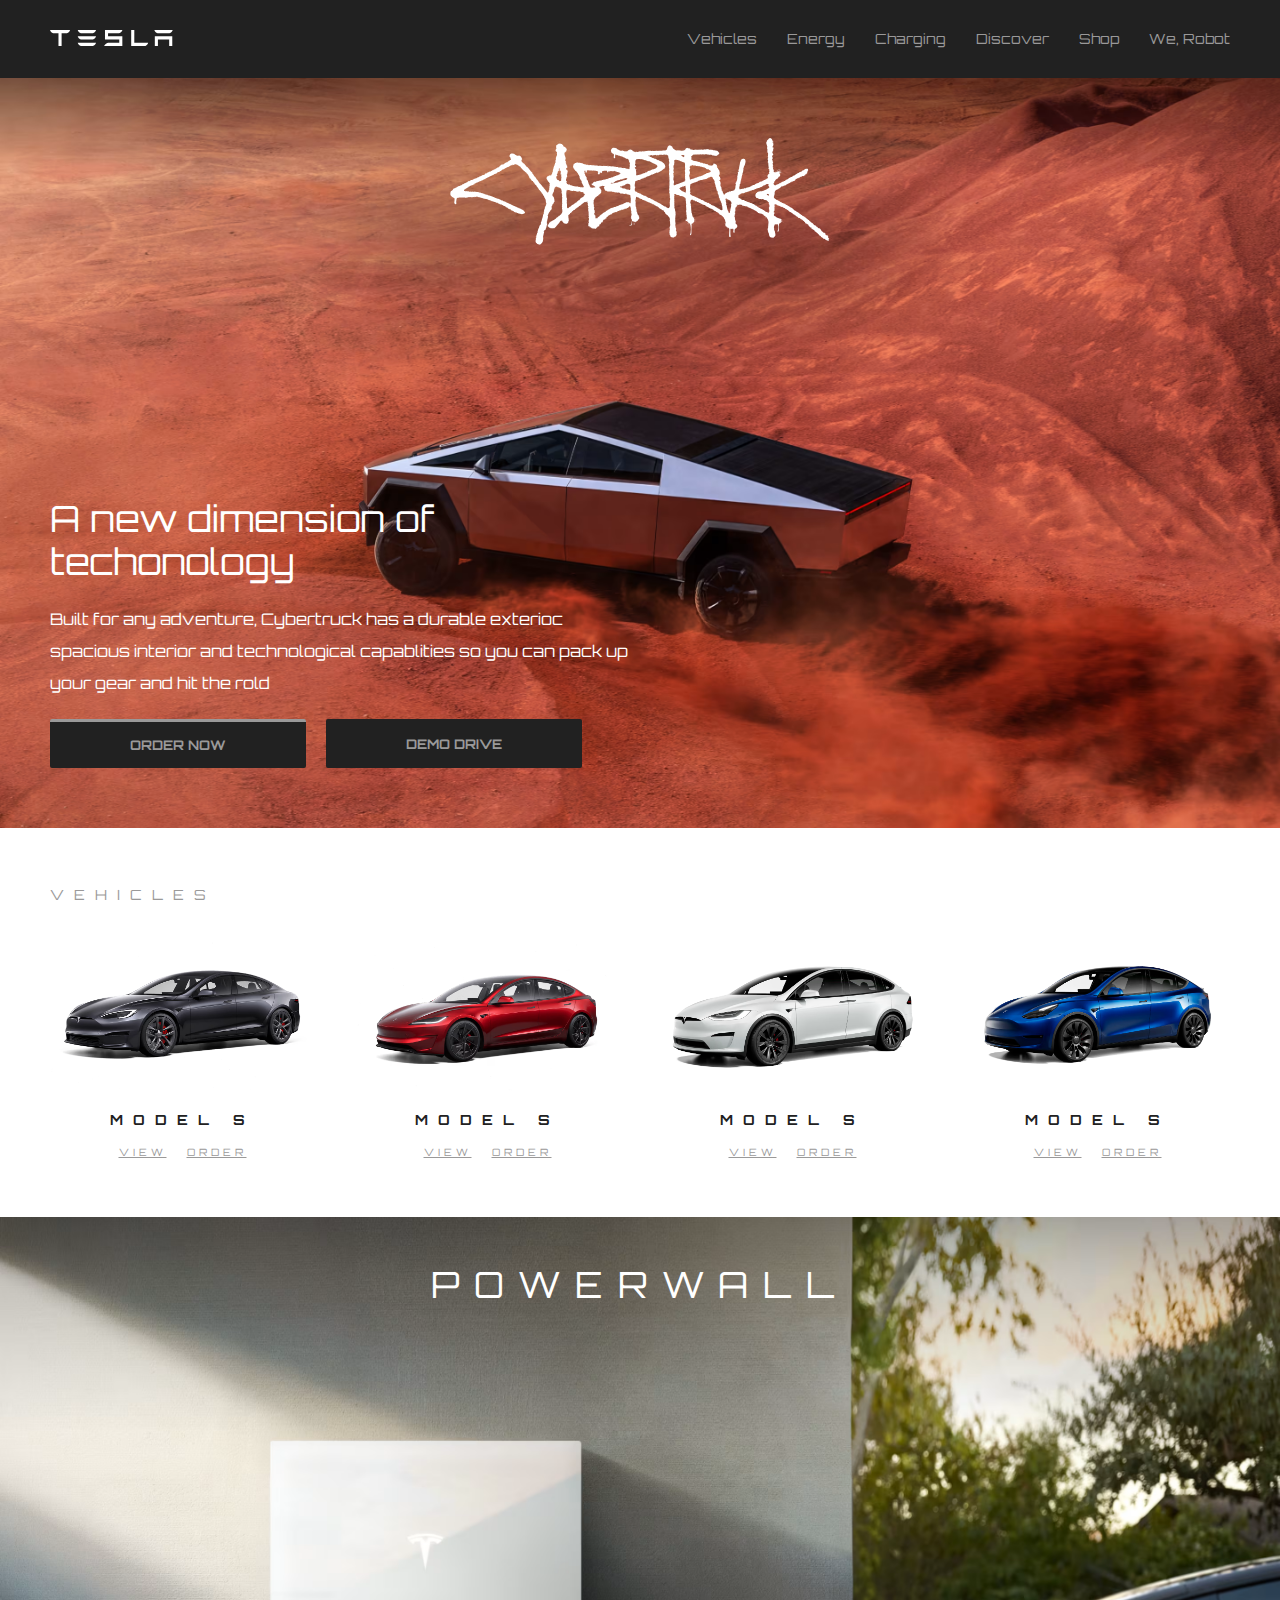
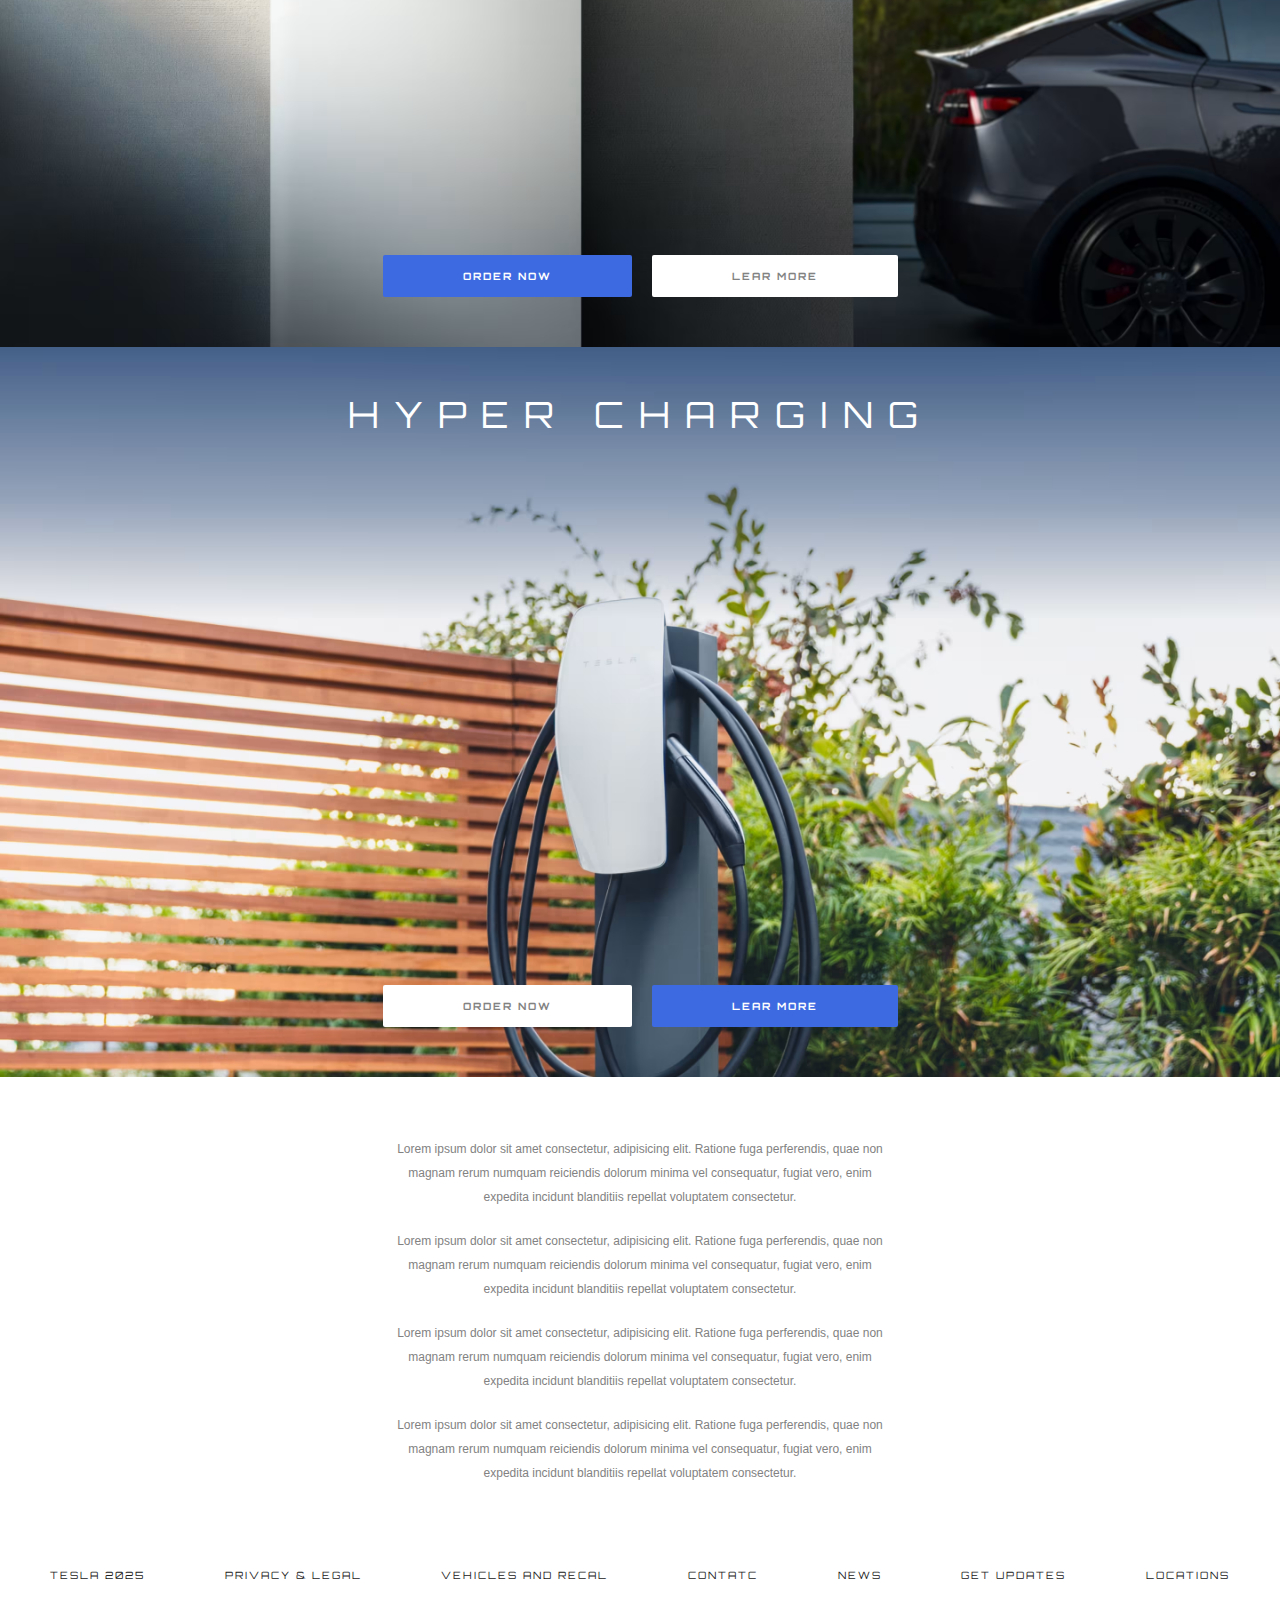
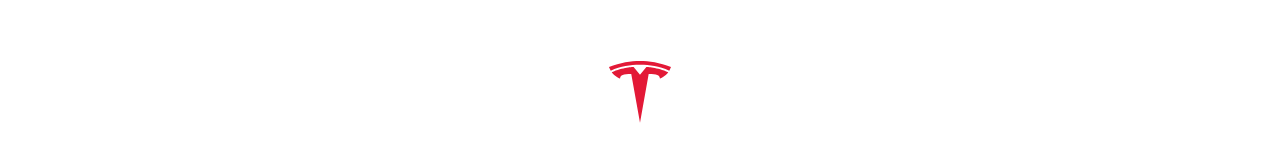
<file: index.html>
<!DOCTYPE html>
<html lang="pt-BR">

<head>
    <meta charset="UTF-8">
    <meta name="viewport" content="width=device-width, initial-scale=1.0">
    <title>Tesla</title>
    <link rel="stylesheet" href="css/reset.css">
    <link rel="stylesheet" href="css/style.css">
    <link rel="stylesheet" href="css/responsive.css">
    <link rel="icon" href="assets/logo-footer.svg">
</head>

<body>
    <header class="main-header">
        <div class="container container-flex">

            <div class="logo">
                <figure>
                    <img src="assets/logo-white.svg" alt="Logo da tesla">
                </figure>
            </div>

            <div class="main-nav">
                <nav>

                    <ul>
                        <li>
                            <a href="#">Vehicles</a>
                        </li>

                        <li>
                            <a href="#">Energy</a>
                        </li>

                        <li>
                            <a href="#">Charging</a>
                        </li>

                        <li>
                            <a href="#">Discover</a>
                        </li>

                        <li>
                            <a href="#">Shop</a>
                        </li>

                        <li>
                            <a href="#">We, Robot</a>
                        </li>
                    </ul>

                </nav>
            </div>

            <div class="mobile-nav">
                <div></div>
                <div></div>
                <div></div>
            </div>
            
        </div>
    </header>

    <section class="hero">
        <div class="container container-flex">
            <div class="brand">
                <figure>
                    <img src="assets/logo-cybertruck.svg" alt="">
                </figure>
            </div>

            <div class="text-hero">
                <h1>A new dimension of techonology</h1>
                <p>Built for any adventure, Cybertruck has a durable exterioc spacious interior and technological
                    capablities so you can pack up your gear and hit the rold</p>

                <div class="hero-btns">
                    <button class="btn-primary active">Order Now</button>
                    <button class="btn-primary">Demo Drive</button>
                </div>
            </div>
        </div>
    </section>

    <main class="main-grid">
        <div class="container">

            <h3>Vehicles</h3>

            <div class="grid-cars">
                <!--Item car -->
                <article class="item-car">
                    <figure>
                        <a href="car-details.html"><img src="assets/car-1.avif" alt="Tesla Model-S"></a>
                    </figure>

                    <h2 class="car-model">Model S</h2>
                    <div class="links">
                        <a href="car-details.html">View</a>
                        <a href="#">Order</a>
                    </div>
                    <!--./Item car -->
                </article>

                <!--Item car -->
                <article class="item-car">
                    <figure>
                        <a href="car-details2.html"><img src="assets/car-2.avif" alt="Tesla Model-S"></a>
                    </figure>

                    <h2 class="car-model">Model S</h2>
                    <div class="links">
                        <a href="car-details2.html">View</a>
                        <a href="#">Order</a>
                    </div>
                    <!--./Item car -->
                </article>

                <!--Item car -->
                <article class="item-car">
                    <figure>
                        <a href="car-details3.html"><img src="assets/car-3.avif" alt="Tesla Model-S"></a>
                    </figure>

                    <h2 class="car-model">Model S</h2>
                    <div class="links">
                        <a href="car-details3.html">View</a>
                        <a href="#">Order</a>
                    </div>
                    <!--./Item car -->
                </article>

                <!--Item car -->
                <article class="item-car">
                    <figure>
                        <a href="car-details4.html"><img src="assets/car-4.avif" alt="Tesla Model-S"></a>
                    </figure>

                    <h2 class="car-model">Model S</h2>
                    <div class="links">
                        <a href="car-details4.html  ">View</a>
                        <a href="#">Order</a>
                    </div>
                    <!--./Item car -->
                </article>
            </div>

        </div>
    </main>

    <section style="background-image: url(assets/banner-2.avif);" class="full-banner">
        <h4>Powerwall</h4>

        <div class="btns-banner">
            <button class="btn btn-blue">Order Now</button>
            <button class="btn btn-white">Lear More</button>
        </div>
    </section>

    <section style="background-image: url(assets/banner-3.avif);" class="full-banner">
        <h4>hyper charging</h4>

        <div class="btns-banner">
            <button class="btn btn-white ">Order Now</button>
            <button class="btn btn-blue">Lear More</button>
        </div>
    </section>

    <section class="bottom-text">
        <div class="text-block">
            <p>
                Lorem ipsum dolor sit amet consectetur, adipisicing elit. Ratione fuga perferendis, quae non magnam
                rerum numquam reiciendis dolorum minima vel consequatur, fugiat vero, enim expedita incidunt blanditiis
                repellat voluptatem consectetur.
            </p>
            <p>
                Lorem ipsum dolor sit amet consectetur, adipisicing elit. Ratione fuga perferendis, quae non magnam
                rerum numquam reiciendis dolorum minima vel consequatur, fugiat vero, enim expedita incidunt blanditiis
                repellat voluptatem consectetur.
            </p>
            <p>
                Lorem ipsum dolor sit amet consectetur, adipisicing elit. Ratione fuga perferendis, quae non magnam
                rerum numquam reiciendis dolorum minima vel consequatur, fugiat vero, enim expedita incidunt blanditiis
                repellat voluptatem consectetur.
            </p>
            <p>
                Lorem ipsum dolor sit amet consectetur, adipisicing elit. Ratione fuga perferendis, quae non magnam
                rerum numquam reiciendis dolorum minima vel consequatur, fugiat vero, enim expedita incidunt blanditiis
                repellat voluptatem consectetur.
            </p>
        </div>

    </section>

    <footer>
        <div class="container">
            <div class="menu-footer">
                <ul>
                    <li>
                        <a href="#">Tesla 2025</a>
                    </li>

                    <li>
                        <a href="#">Privacy & Legal</a>
                    </li>

                    <li>
                        <a href="#">Vehicles and Recal</a>
                    </li>

                    <li>
                        <a href="#">Contatc</a>
                    </li>

                    <li>
                        <a href="#">News</a>
                    </li>

                    <li>
                        <a href="#">Get Updates</a>
                    </li>

                    <li>
                        <a href="#">Locations</a>
                    </li>
                </ul>
            </div>

            <div class="brand-footer">
                <figure>
                    <img src="assets/logo-footer.svg" alt="">
                </figure>
            </div>
        </div>
    </footer>

</body>

</html>
</file>
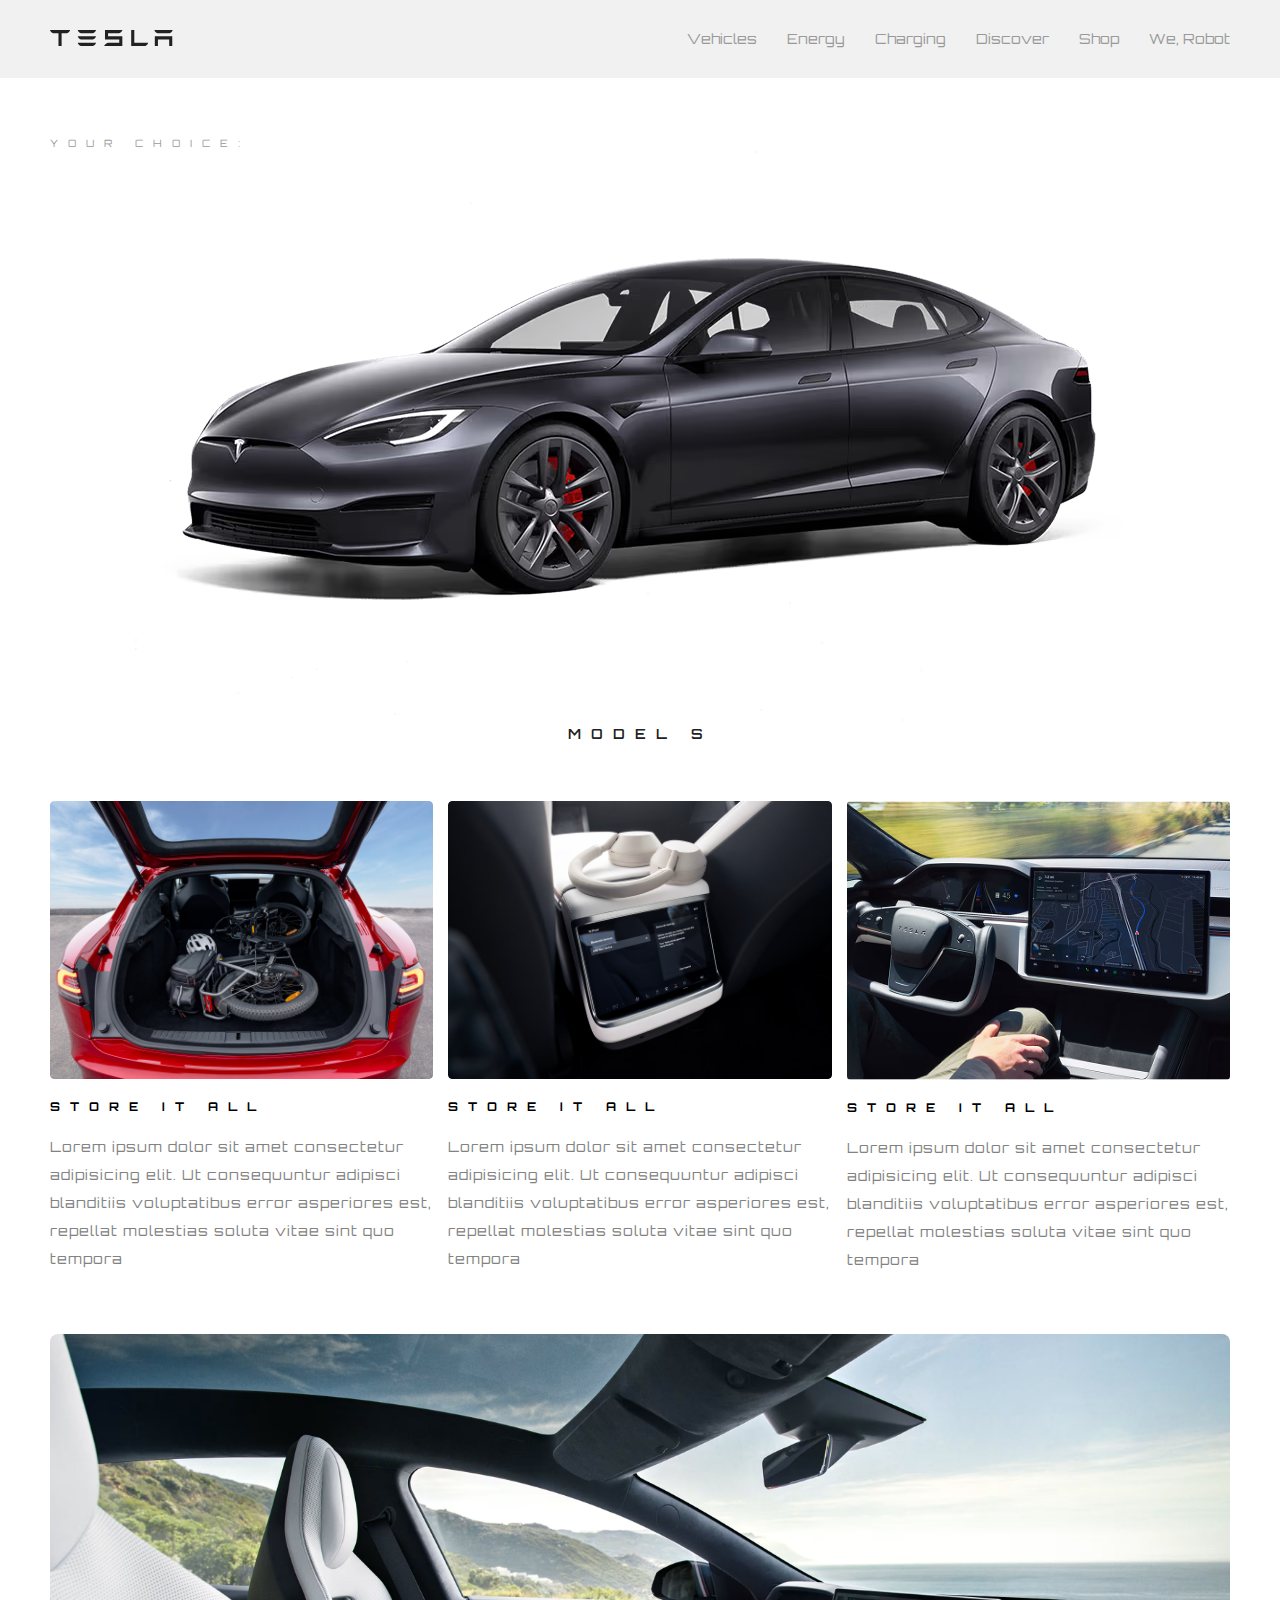
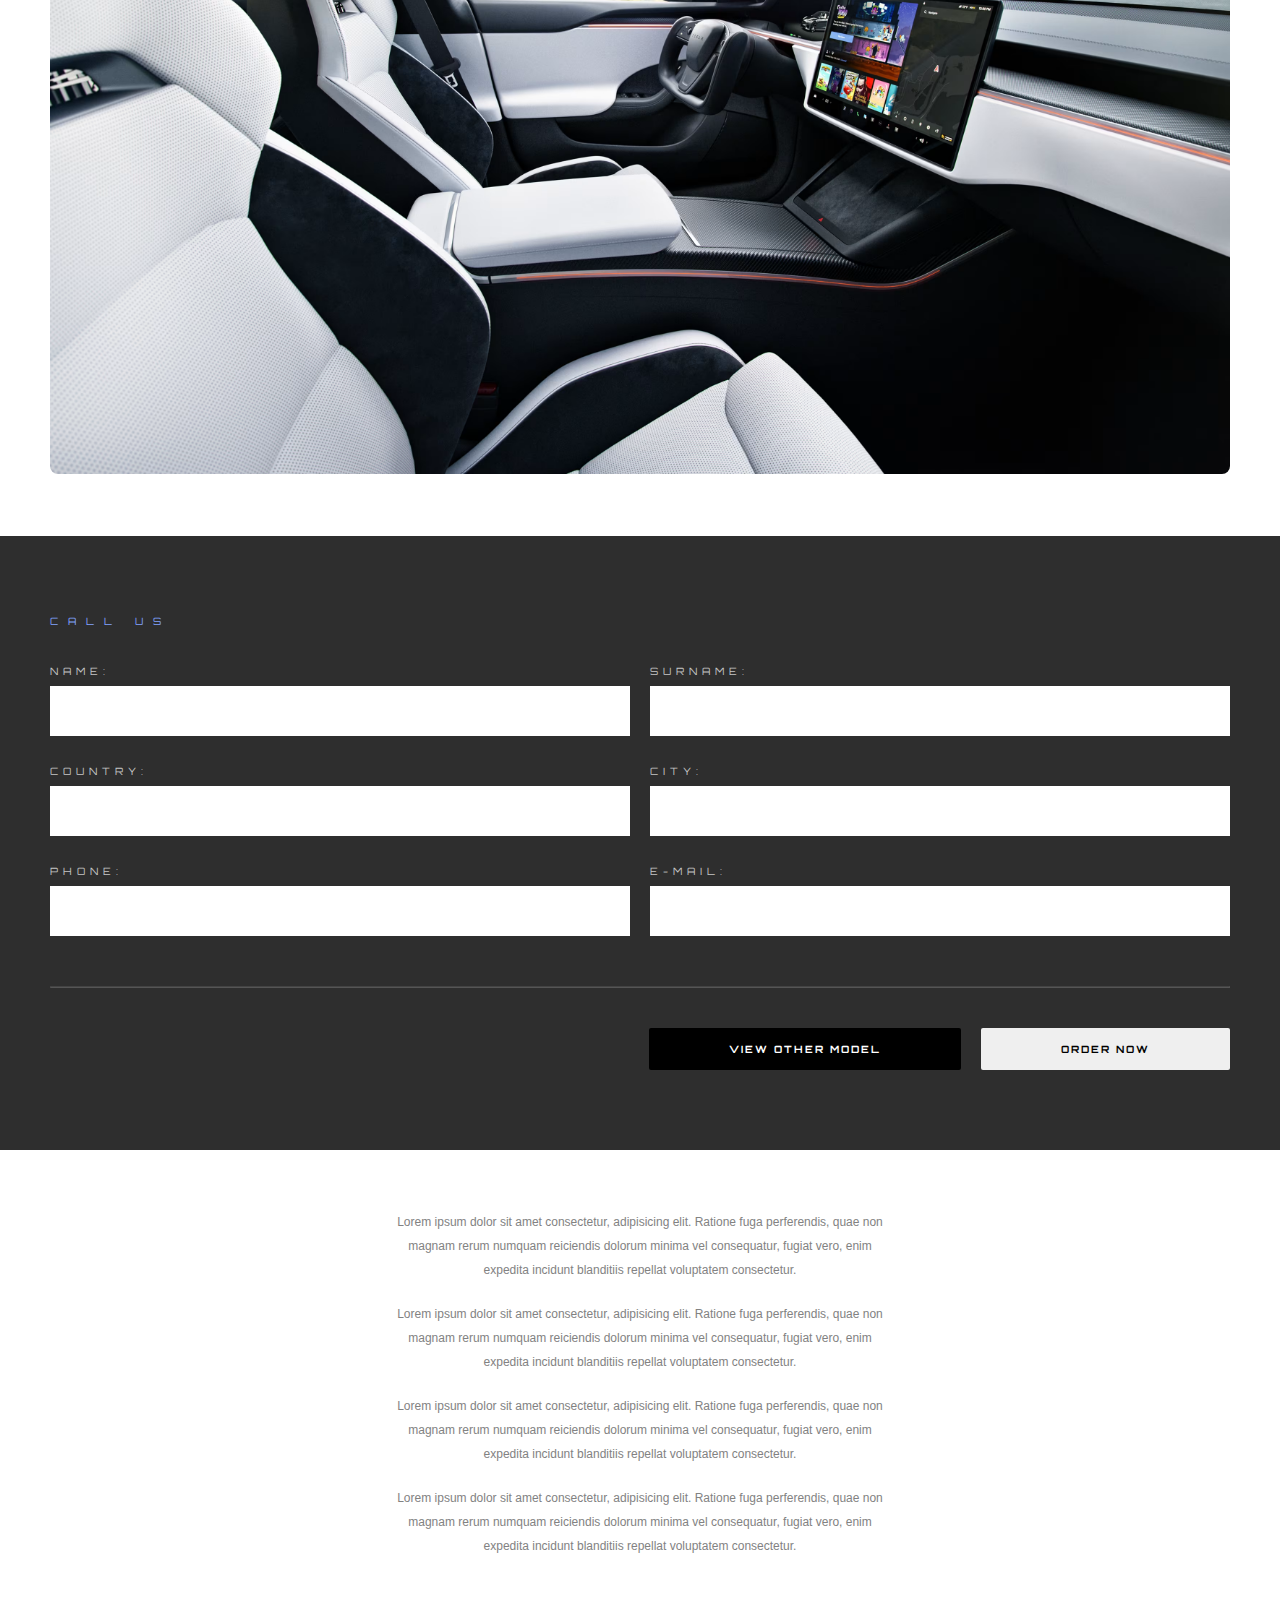
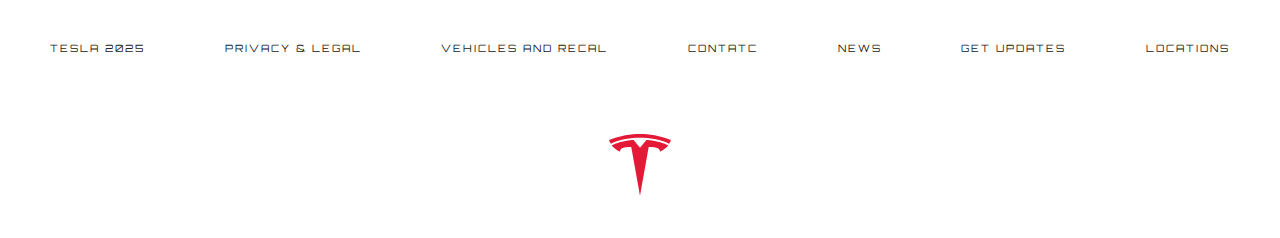
<file: car-details.html>
<!DOCTYPE html>
<html lang="pt-BR">

<head>
    <meta charset="UTF-8">
    <meta name="viewport" content="width=device-width, initial-scale=1.0">
    <title>Car Details</title>
    <link rel="stylesheet" href="css/reset.css">
    <link rel="stylesheet" href="css/style.css">
    <link rel="stylesheet" href="css/responsive.css">
    <link rel="icon" href="assets/logo-footer.svg">


</head>

<body>
    <header class="main-header header-ligth">
        <div class="container container-flex">

            <div class="logo">
                <figure>
                    <a href="index.html"><img src="assets/logo-dark.svg" alt="Logo da tesla"></a>
                </figure>
            </div>

            <div class="main-nav">
                <nav>

                    <ul>
                        <li>
                            <a href="#">Vehicles</a>
                        </li>

                        <li>
                            <a href="#">Energy</a>
                        </li>

                        <li>
                            <a href="#">Charging</a>
                        </li>

                        <li>
                            <a href="#">Discover</a>
                        </li>

                        <li>
                            <a href="#">Shop</a>
                        </li>

                        <li>
                            <a href="#">We, Robot</a>
                        </li>
                    </ul>

                </nav>
            </div>
            <div class="mobile-nav">
                <div></div>
                <div></div>
                <div></div>
            </div>
        </div>
    </header>

    <section class="banner-car">
        <div class="container">
            <h2>Your Choice:</h2>

            <div class="photo-car">
                <figure>
                    <img src="assets/car-1.avif" alt="Modelo tesla s preto">
                </figure>
            </div>

            <h1>Model S</h1>
        </div>
    </section>

    <main>
        <div class="container">
            <div class="grid-features">

                <!--Item-->
                <div class="item-feature">
                    <figure>
                        <img src="assets/feature-1.avif" alt="feature 1">
                    </figure>

                    <h3>Store It All</h3>

                    <p>Lorem ipsum dolor sit amet consectetur adipisicing elit. Ut consequuntur adipisci blanditiis
                        voluptatibus error asperiores est, repellat molestias soluta vitae sint quo tempora </p>
                </div>
                <!--./Item-->

                <!--Item-->
                <div class="item-feature">
                    <figure>
                        <img src="assets/feature-2.avif" alt="feature 2">
                    </figure>

                    <h3>Store It All</h3>

                    <p>Lorem ipsum dolor sit amet consectetur adipisicing elit. Ut consequuntur adipisci blanditiis
                        voluptatibus error asperiores est, repellat molestias soluta vitae sint quo tempora </p>
                </div>
                <!--./Item-->

                <!--Item-->
                <div class="item-feature">
                    <figure>
                        <img src="assets/feature-3.jpg" alt="feature 3">
                    </figure>

                    <h3>Store It All</h3>

                    <p>Lorem ipsum dolor sit amet consectetur adipisicing elit. Ut consequuntur adipisci blanditiis
                        voluptatibus error asperiores est, repellat molestias soluta vitae sint quo tempora </p>
                </div>
                <!--./Item-->

            </div>
        </div>
    </main>

    <section class="banner">
        <div class="container">
            <figure>
                <img src="assets/banner-model-s.avif" alt="Foto interna do model s">
            </figure>
        </div>
    </section>

    <section class="contact-form">
        <div class="container">

            <h4>Call Us</h4>

            <div class="form">
                <div class="item-form">
                    <label for="name">Name:</label>
                    <input type="text" id="name">
                </div>

                <div class="item-form">
                    <label for="surname">Surname:</label>
                    <input type="text" id="surname">
                </div>

                <div class="item-form">
                    <label for="country">Country:</label>
                    <input type="text" id="country">
                </div>

                <div class="item-form">
                    <label for="city">City:</label>
                    <input type="text" id="city">
                </div>

                <div class="item-form">
                    <label for="phone">Phone:</label>
                    <input type="text" id="phone">
                </div>

                <div class="item-form">
                    <label for="email">E-mail:</label>
                    <input type="text" id="email">
                </div>

            </div>

            <hr>

            <div class="form-btns">
                <button class="btn btn-black">View Other Model</button>
                <button class="btn">Order Now</button>
            </div>

        </div>
    </section>



    <section class="bottom-text">
        <div class="text-block">
            <p>
                Lorem ipsum dolor sit amet consectetur, adipisicing elit. Ratione fuga perferendis, quae non magnam
                rerum numquam reiciendis dolorum minima vel consequatur, fugiat vero, enim expedita incidunt blanditiis
                repellat voluptatem consectetur.
            </p>
            <p>
                Lorem ipsum dolor sit amet consectetur, adipisicing elit. Ratione fuga perferendis, quae non magnam
                rerum numquam reiciendis dolorum minima vel consequatur, fugiat vero, enim expedita incidunt blanditiis
                repellat voluptatem consectetur.
            </p>
            <p>
                Lorem ipsum dolor sit amet consectetur, adipisicing elit. Ratione fuga perferendis, quae non magnam
                rerum numquam reiciendis dolorum minima vel consequatur, fugiat vero, enim expedita incidunt blanditiis
                repellat voluptatem consectetur.
            </p>
            <p>
                Lorem ipsum dolor sit amet consectetur, adipisicing elit. Ratione fuga perferendis, quae non magnam
                rerum numquam reiciendis dolorum minima vel consequatur, fugiat vero, enim expedita incidunt blanditiis
                repellat voluptatem consectetur.
            </p>
        </div>

    </section>

    <footer>
        <div class="container">
            <div class="menu-footer">
                <ul>
                    <li>
                        <a href="#">Tesla 2025</a>
                    </li>

                    <li>
                        <a href="#">Privacy & Legal</a>
                    </li>

                    <li>
                        <a href="#">Vehicles and Recal</a>
                    </li>

                    <li>
                        <a href="#">Contatc</a>
                    </li>

                    <li>
                        <a href="#">News</a>
                    </li>

                    <li>
                        <a href="#">Get Updates</a>
                    </li>

                    <li>
                        <a href="#">Locations</a>
                    </li>
                </ul>
            </div>

            <div class="brand-footer">
                <figure>
                    <img src="assets/logo-footer.svg" alt="">
                </figure>
            </div>
        </div>
    </footer>

</body>

</html>
</file>
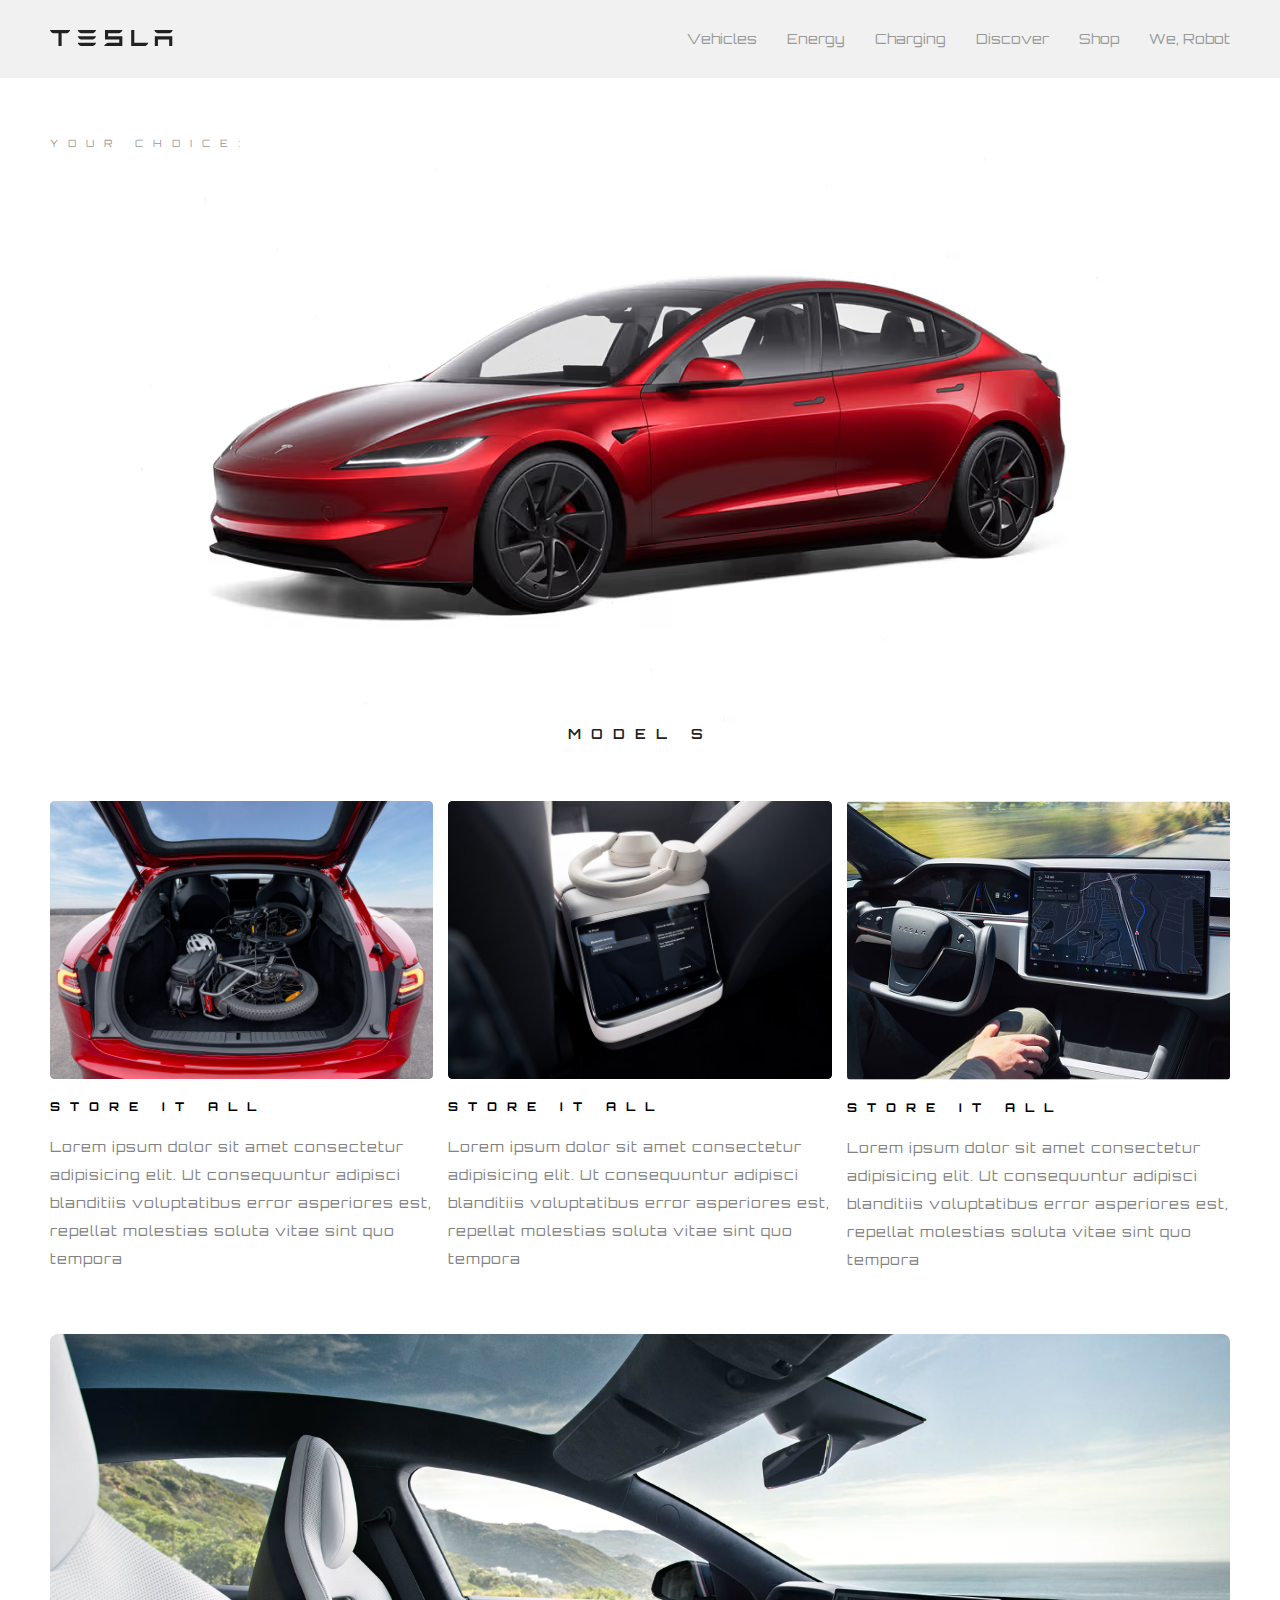
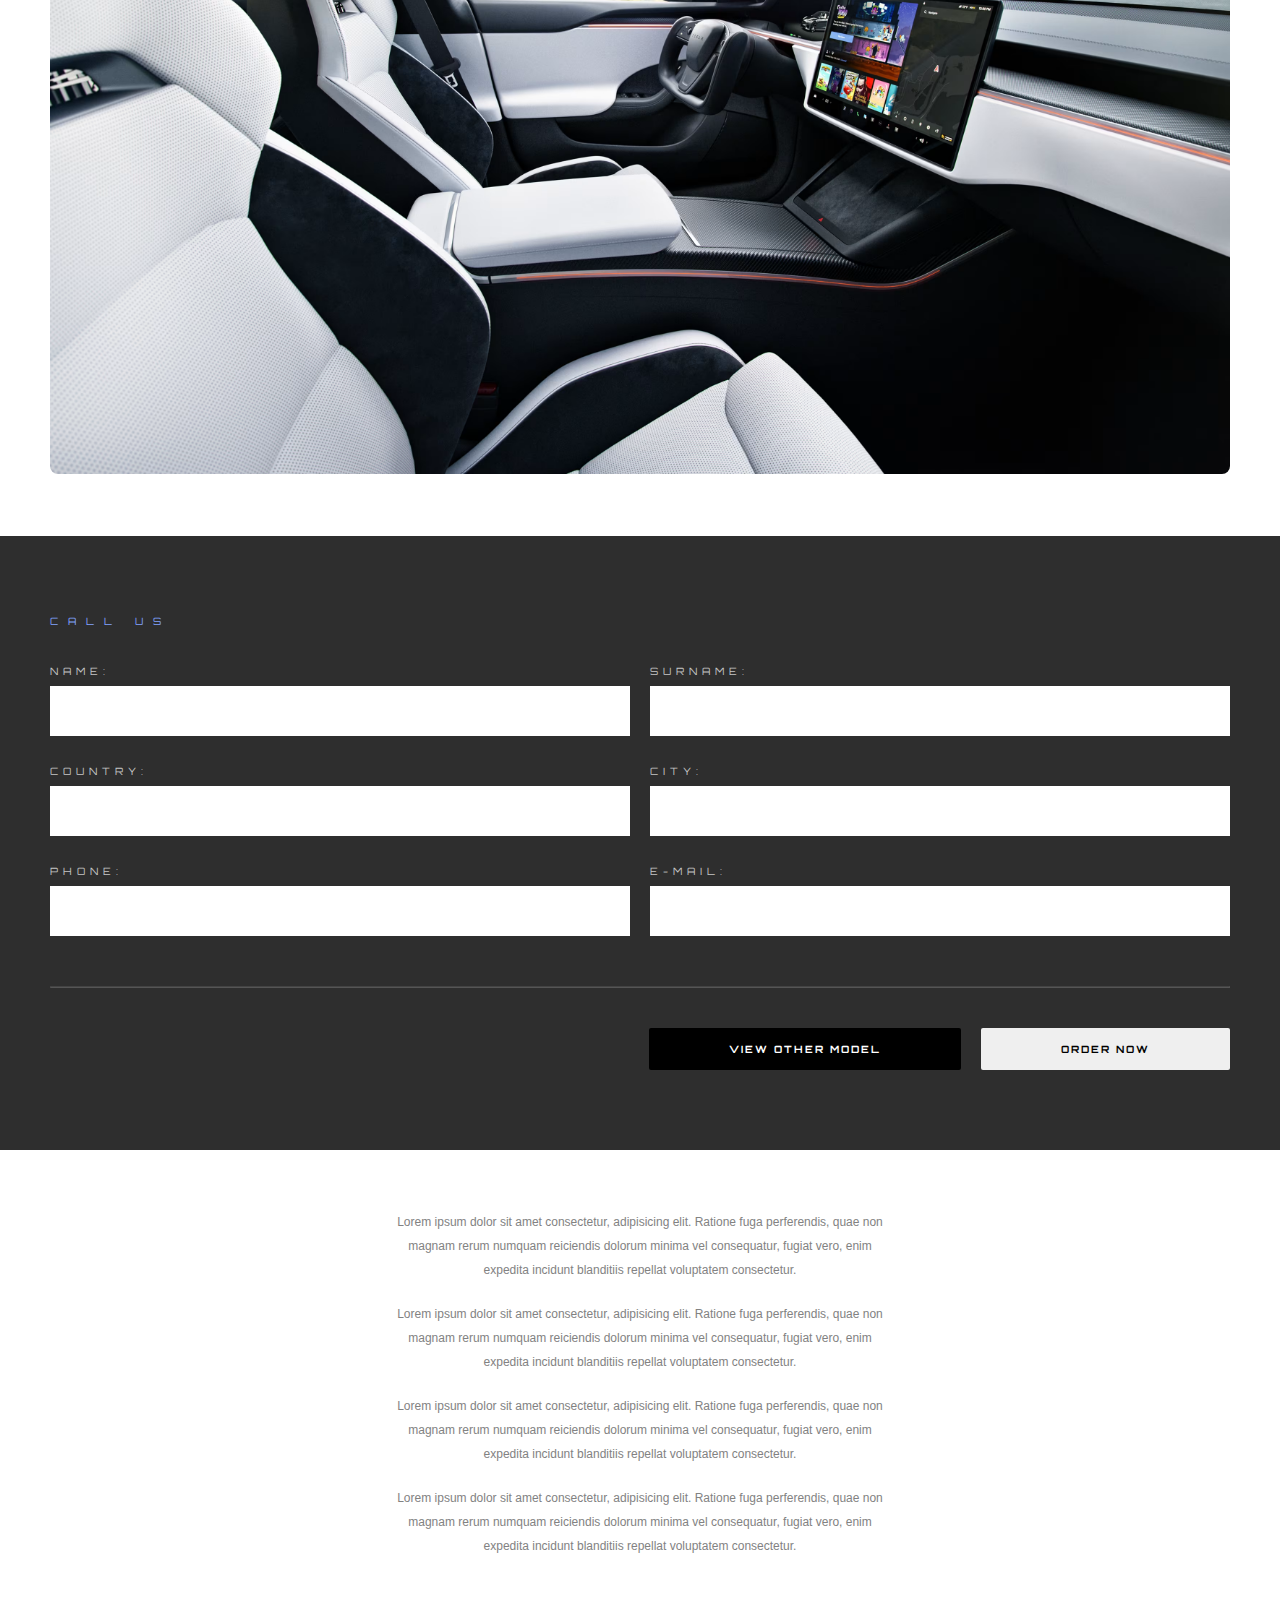
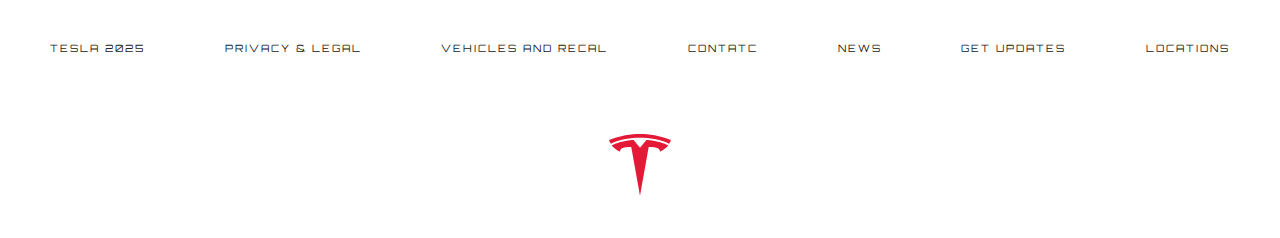
<file: car-details2.html>
<!DOCTYPE html>
<html lang="pt-BR">

<head>
    <meta charset="UTF-8">
    <meta name="viewport" content="width=device-width, initial-scale=1.0">
    <title>Car Details</title>
    <link rel="stylesheet" href="css/reset.css">
    <link rel="stylesheet" href="css/style.css">
    <link rel="stylesheet" href="css/responsive.css">
    <link rel="icon" href="assets/logo-footer.svg">


</head>

<body>
    <header class="main-header header-ligth">
        <div class="container container-flex">

            <div class="logo">
                <figure>
                    <a href="index.html"><img src="assets/logo-dark.svg" alt="Logo da tesla"></a>
                </figure>
            </div>

            <div class="main-nav">
                <nav>

                    <ul>
                        <li>
                            <a href="#">Vehicles</a>
                        </li>

                        <li>
                            <a href="#">Energy</a>
                        </li>

                        <li>
                            <a href="#">Charging</a>
                        </li>

                        <li>
                            <a href="#">Discover</a>
                        </li>

                        <li>
                            <a href="#">Shop</a>
                        </li>

                        <li>
                            <a href="#">We, Robot</a>
                        </li>
                    </ul>

                </nav>
            </div>
        </div>
    </header>

    <section class="banner-car">
        <div class="container">
            <h2>Your Choice:</h2>

            <div class="photo-car">
                <figure>
                    <img src="assets/car-2.avif" alt="Modelo tesla s preto">
                </figure>
            </div>

            <h1>Model S</h1>
        </div>
    </section>

    <main>
        <div class="container">
            <div class="grid-features">

                <!--Item-->
                <div class="item-feature">
                    <figure>
                        <img src="assets/feature-1.avif" alt="feature 1">
                    </figure>

                    <h3>Store It All</h3>

                    <p>Lorem ipsum dolor sit amet consectetur adipisicing elit. Ut consequuntur adipisci blanditiis voluptatibus error asperiores est, repellat molestias soluta vitae sint quo tempora </p>
                </div>
                <!--./Item-->

                <!--Item-->
                <div class="item-feature">
                    <figure>
                        <img src="assets/feature-2.avif" alt="feature 2">
                    </figure>

                    <h3>Store It All</h3>

                    <p>Lorem ipsum dolor sit amet consectetur adipisicing elit. Ut consequuntur adipisci blanditiis voluptatibus error asperiores est, repellat molestias soluta vitae sint quo tempora </p>
                </div>
                <!--./Item-->

                <!--Item-->
                <div class="item-feature">
                    <figure>
                        <img src="assets/feature-3.jpg" alt="feature 3">
                    </figure>

                    <h3>Store It All</h3>

                    <p>Lorem ipsum dolor sit amet consectetur adipisicing elit. Ut consequuntur adipisci blanditiis voluptatibus error asperiores est, repellat molestias soluta vitae sint quo tempora </p>
                </div>
                <!--./Item-->

            </div>
        </div>
    </main>

    <section class="banner">
        <div class="container">
            <figure>
                <img src="assets/banner-model-s.avif" alt="Foto interna do model s">
            </figure>
        </div>
    </section>

    <section class="contact-form">
        <div class="container">

            <h4>Call Us</h4>

            <div class="form">
                <div class="item-form">
                    <label for="name">Name:</label>
                    <input type="text" id="name">
                </div>

                <div class="item-form">
                    <label for="surname">Surname:</label>
                    <input type="text" id="surname">
                </div>
                
                <div class="item-form">
                    <label for="country">Country:</label>
                    <input type="text" id="country">
                </div>
                
                <div class="item-form">
                    <label for="city">City:</label>
                    <input type="text" id="city">
                </div>

                <div class="item-form">
                    <label for="phone">Phone:</label>
                    <input type="text" id="phone">
                </div>

                <div class="item-form">
                    <label for="email">E-mail:</label>
                    <input type="text" id="email">
                </div>

            </div>

            <hr>

            <div class="form-btns">
                <button class="btn btn-black">View Other Model</button>
                <button class="btn">Order Now</button>
            </div>

        </div>
    </section>



    <section class="bottom-text">
        <div class="text-block">
                    <p>
            Lorem ipsum dolor sit amet consectetur, adipisicing elit. Ratione fuga perferendis, quae non magnam rerum numquam reiciendis dolorum minima vel consequatur, fugiat vero, enim expedita incidunt blanditiis repellat voluptatem consectetur.
        </p>
        <p>
            Lorem ipsum dolor sit amet consectetur, adipisicing elit. Ratione fuga perferendis, quae non magnam rerum numquam reiciendis dolorum minima vel consequatur, fugiat vero, enim expedita incidunt blanditiis repellat voluptatem consectetur.
        </p>
        <p>
            Lorem ipsum dolor sit amet consectetur, adipisicing elit. Ratione fuga perferendis, quae non magnam rerum numquam reiciendis dolorum minima vel consequatur, fugiat vero, enim expedita incidunt blanditiis repellat voluptatem consectetur.
        </p>
        <p>
            Lorem ipsum dolor sit amet consectetur, adipisicing elit. Ratione fuga perferendis, quae non magnam rerum numquam reiciendis dolorum minima vel consequatur, fugiat vero, enim expedita incidunt blanditiis repellat voluptatem consectetur.
        </p>
        </div>

    </section>

    <footer>
        <div class="container">
            <div class="menu-footer">
                <ul>
                    <li>
                        <a href="#">Tesla 2025</a>
                    </li>

                    <li>
                        <a href="#">Privacy & Legal</a>
                    </li>

                    <li>
                        <a href="#">Vehicles and Recal</a>
                    </li>

                    <li>
                        <a href="#">Contatc</a>
                    </li>

                    <li>
                        <a href="#">News</a>
                    </li>

                    <li>
                        <a href="#">Get Updates</a>
                    </li>

                    <li>
                        <a href="#">Locations</a>
                    </li>
                </ul>
            </div>

            <div class="brand-footer">
                <figure>
                    <img src="assets/logo-footer.svg" alt="">
                </figure>
            </div>
        </div>
    </footer>

</body>

</html>
</file>
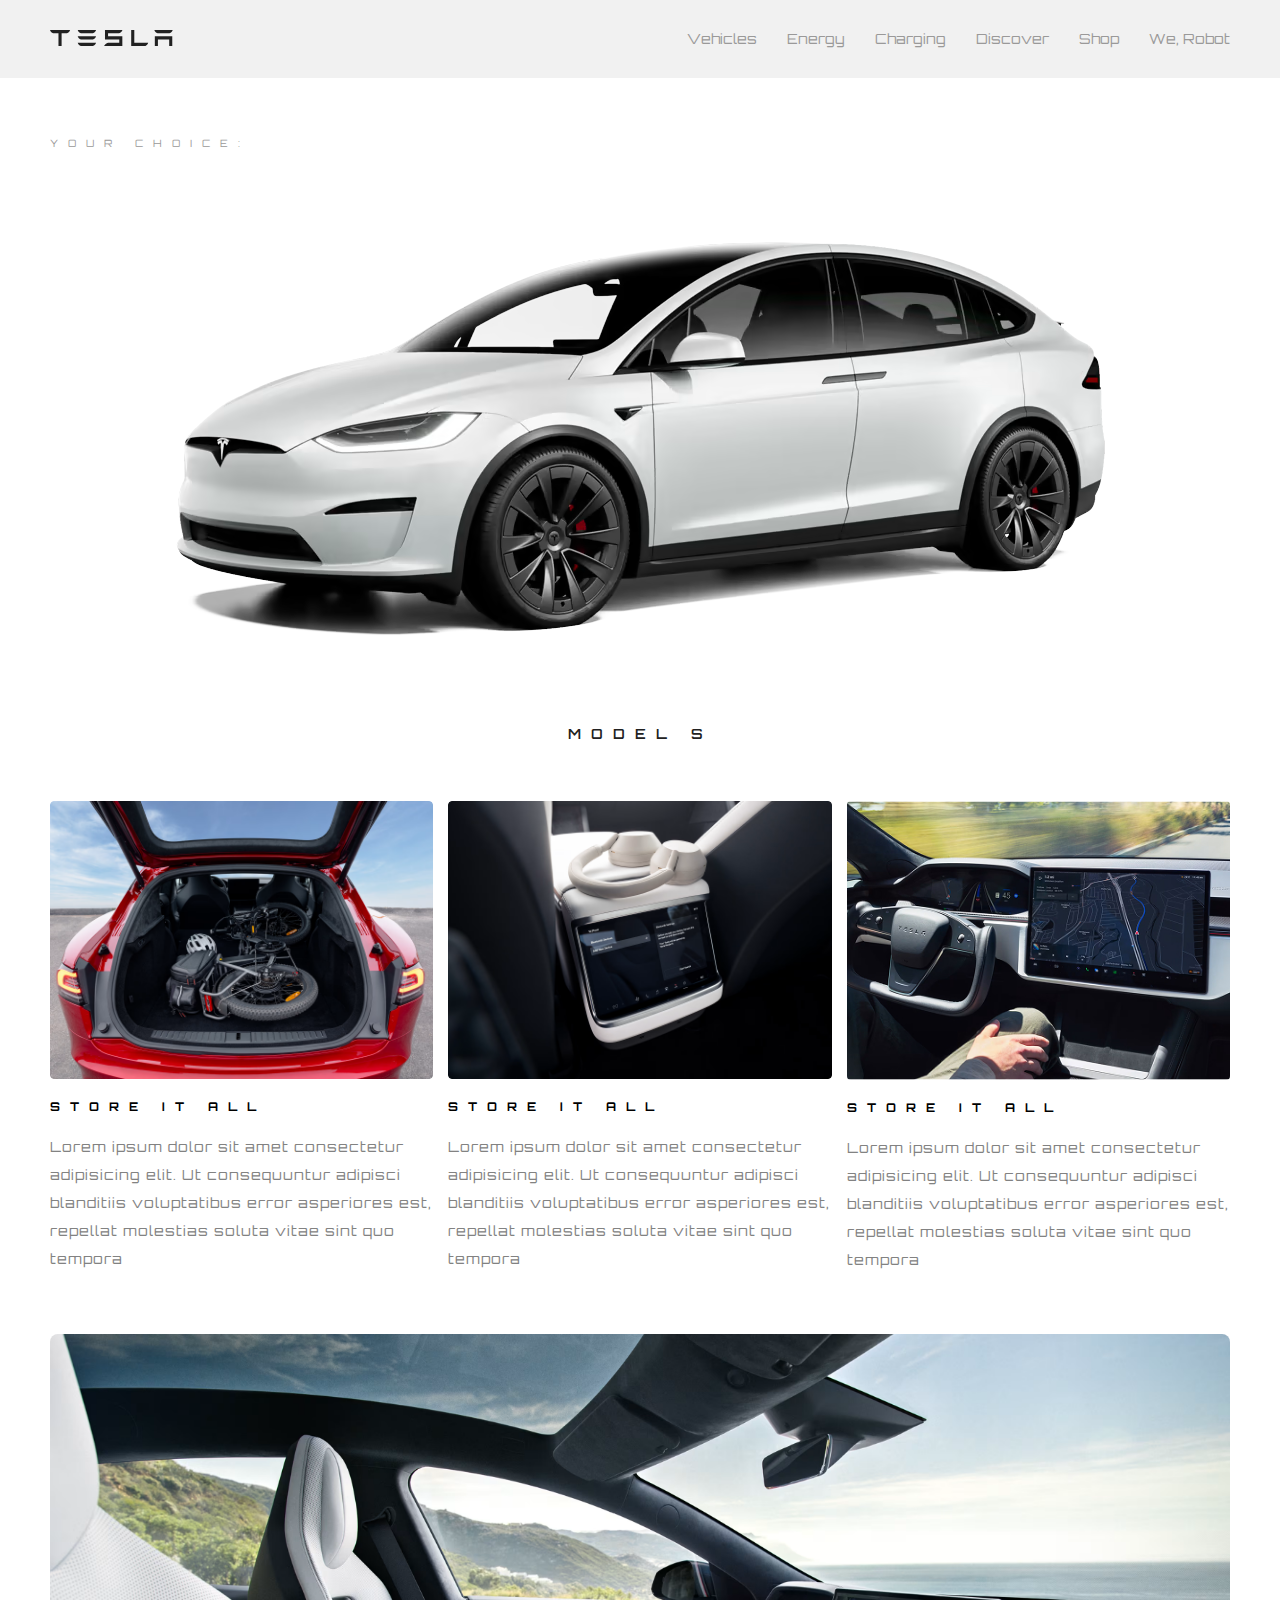
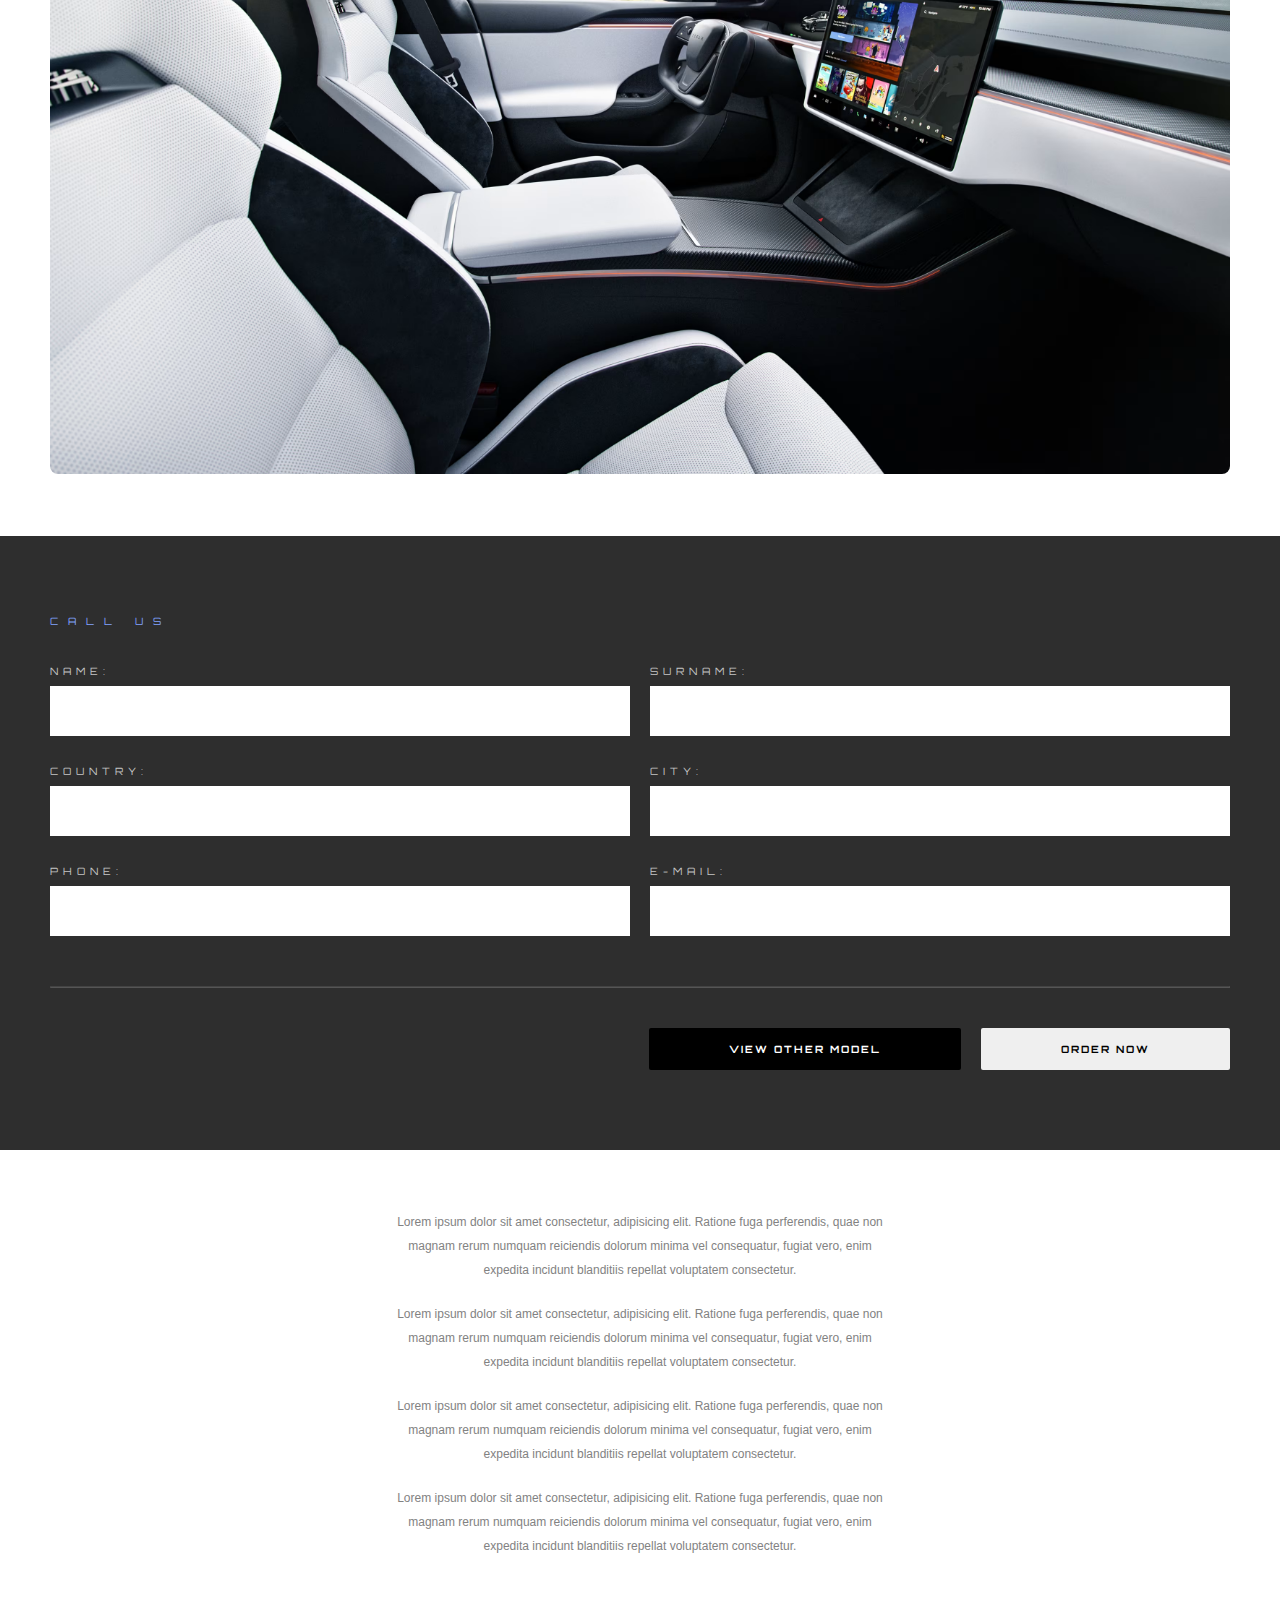
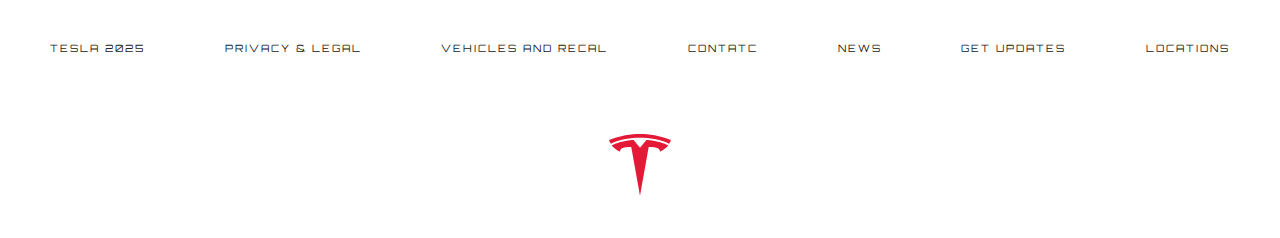
<file: car-details3.html>
<!DOCTYPE html>
<html lang="pt-BR">

<head>
    <meta charset="UTF-8">
    <meta name="viewport" content="width=device-width, initial-scale=1.0">
    <title>Car Details</title>
    <link rel="stylesheet" href="css/reset.css">
    <link rel="stylesheet" href="css/style.css">
    <link rel="stylesheet" href="css/responsive.css">
    <link rel="icon" href="assets/logo-footer.svg">


</head>

<body>
    <header class="main-header header-ligth">
        <div class="container container-flex">

            <div class="logo">
                <figure>
                    <a href="index.html"><img src="assets/logo-dark.svg" alt="Logo da tesla"></a>
                </figure>
            </div>

            <div class="main-nav">
                <nav>

                    <ul>
                        <li>
                            <a href="#">Vehicles</a>
                        </li>

                        <li>
                            <a href="#">Energy</a>
                        </li>

                        <li>
                            <a href="#">Charging</a>
                        </li>

                        <li>
                            <a href="#">Discover</a>
                        </li>

                        <li>
                            <a href="#">Shop</a>
                        </li>

                        <li>
                            <a href="#">We, Robot</a>
                        </li>
                    </ul>

                </nav>
            </div>
        </div>
    </header>

    <section class="banner-car">
        <div class="container">
            <h2>Your Choice:</h2>

            <div class="photo-car">
                <figure>
                    <img src="assets/car-3.avif" alt="Modelo tesla s preto">
                </figure>
            </div>

            <h1>Model S</h1>
        </div>
    </section>

    <main>
        <div class="container">
            <div class="grid-features">

                <!--Item-->
                <div class="item-feature">
                    <figure>
                        <img src="assets/feature-1.avif" alt="feature 1">
                    </figure>

                    <h3>Store It All</h3>

                    <p>Lorem ipsum dolor sit amet consectetur adipisicing elit. Ut consequuntur adipisci blanditiis voluptatibus error asperiores est, repellat molestias soluta vitae sint quo tempora </p>
                </div>
                <!--./Item-->

                <!--Item-->
                <div class="item-feature">
                    <figure>
                        <img src="assets/feature-2.avif" alt="feature 2">
                    </figure>

                    <h3>Store It All</h3>

                    <p>Lorem ipsum dolor sit amet consectetur adipisicing elit. Ut consequuntur adipisci blanditiis voluptatibus error asperiores est, repellat molestias soluta vitae sint quo tempora </p>
                </div>
                <!--./Item-->

                <!--Item-->
                <div class="item-feature">
                    <figure>
                        <img src="assets/feature-3.jpg" alt="feature 3">
                    </figure>

                    <h3>Store It All</h3>

                    <p>Lorem ipsum dolor sit amet consectetur adipisicing elit. Ut consequuntur adipisci blanditiis voluptatibus error asperiores est, repellat molestias soluta vitae sint quo tempora </p>
                </div>
                <!--./Item-->

            </div>
        </div>
    </main>

    <section class="banner">
        <div class="container">
            <figure>
                <img src="assets/banner-model-s.avif" alt="Foto interna do model s">
            </figure>
        </div>
    </section>

    <section class="contact-form">
        <div class="container">

            <h4>Call Us</h4>

            <div class="form">
                <div class="item-form">
                    <label for="name">Name:</label>
                    <input type="text" id="name">
                </div>

                <div class="item-form">
                    <label for="surname">Surname:</label>
                    <input type="text" id="surname">
                </div>
                
                <div class="item-form">
                    <label for="country">Country:</label>
                    <input type="text" id="country">
                </div>
                
                <div class="item-form">
                    <label for="city">City:</label>
                    <input type="text" id="city">
                </div>

                <div class="item-form">
                    <label for="phone">Phone:</label>
                    <input type="text" id="phone">
                </div>

                <div class="item-form">
                    <label for="email">E-mail:</label>
                    <input type="text" id="email">
                </div>

            </div>

            <hr>

            <div class="form-btns">
                <button class="btn btn-black">View Other Model</button>
                <button class="btn">Order Now</button>
            </div>

        </div>
    </section>



    <section class="bottom-text">
        <div class="text-block">
                    <p>
            Lorem ipsum dolor sit amet consectetur, adipisicing elit. Ratione fuga perferendis, quae non magnam rerum numquam reiciendis dolorum minima vel consequatur, fugiat vero, enim expedita incidunt blanditiis repellat voluptatem consectetur.
        </p>
        <p>
            Lorem ipsum dolor sit amet consectetur, adipisicing elit. Ratione fuga perferendis, quae non magnam rerum numquam reiciendis dolorum minima vel consequatur, fugiat vero, enim expedita incidunt blanditiis repellat voluptatem consectetur.
        </p>
        <p>
            Lorem ipsum dolor sit amet consectetur, adipisicing elit. Ratione fuga perferendis, quae non magnam rerum numquam reiciendis dolorum minima vel consequatur, fugiat vero, enim expedita incidunt blanditiis repellat voluptatem consectetur.
        </p>
        <p>
            Lorem ipsum dolor sit amet consectetur, adipisicing elit. Ratione fuga perferendis, quae non magnam rerum numquam reiciendis dolorum minima vel consequatur, fugiat vero, enim expedita incidunt blanditiis repellat voluptatem consectetur.
        </p>
        </div>

    </section>

    <footer>
        <div class="container">
            <div class="menu-footer">
                <ul>
                    <li>
                        <a href="#">Tesla 2025</a>
                    </li>

                    <li>
                        <a href="#">Privacy & Legal</a>
                    </li>

                    <li>
                        <a href="#">Vehicles and Recal</a>
                    </li>

                    <li>
                        <a href="#">Contatc</a>
                    </li>

                    <li>
                        <a href="#">News</a>
                    </li>

                    <li>
                        <a href="#">Get Updates</a>
                    </li>

                    <li>
                        <a href="#">Locations</a>
                    </li>
                </ul>
            </div>

            <div class="brand-footer">
                <figure>
                    <img src="assets/logo-footer.svg" alt="">
                </figure>
            </div>
        </div>
    </footer>

</body>

</html>
</file>
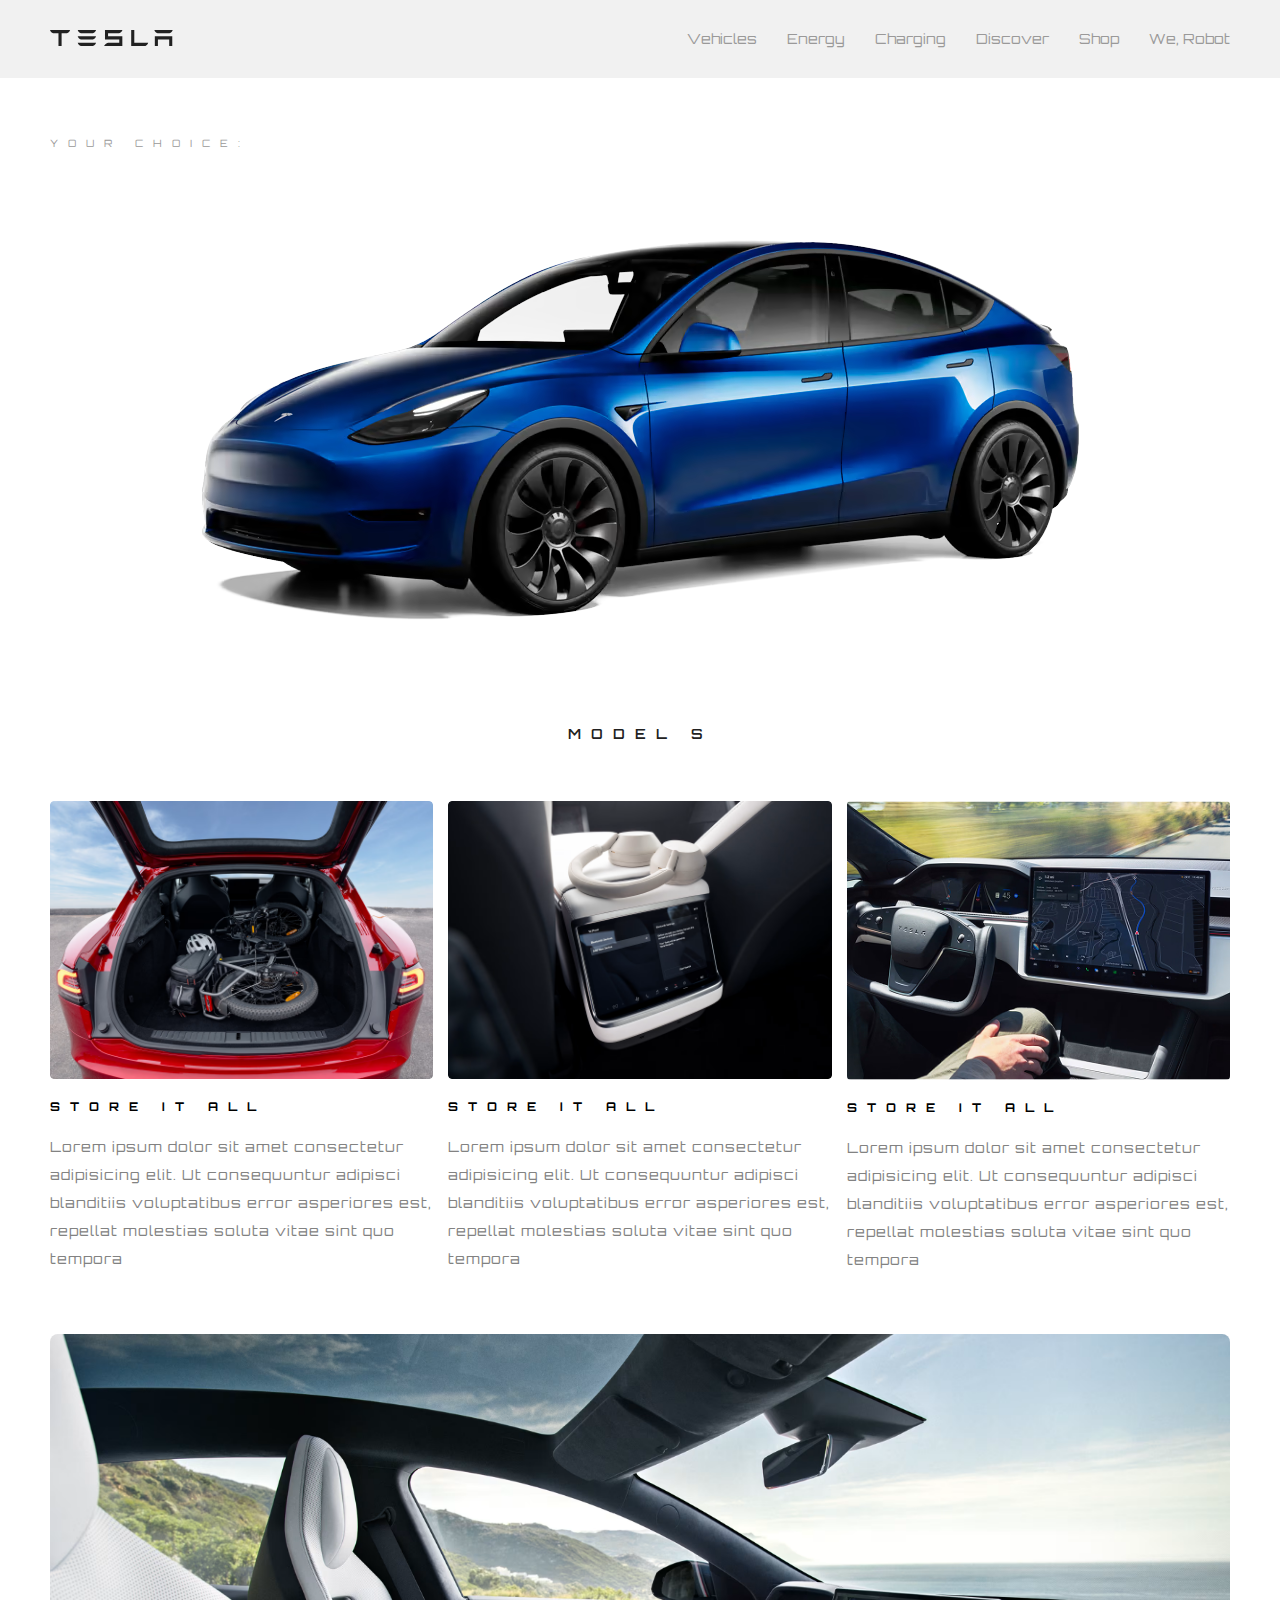
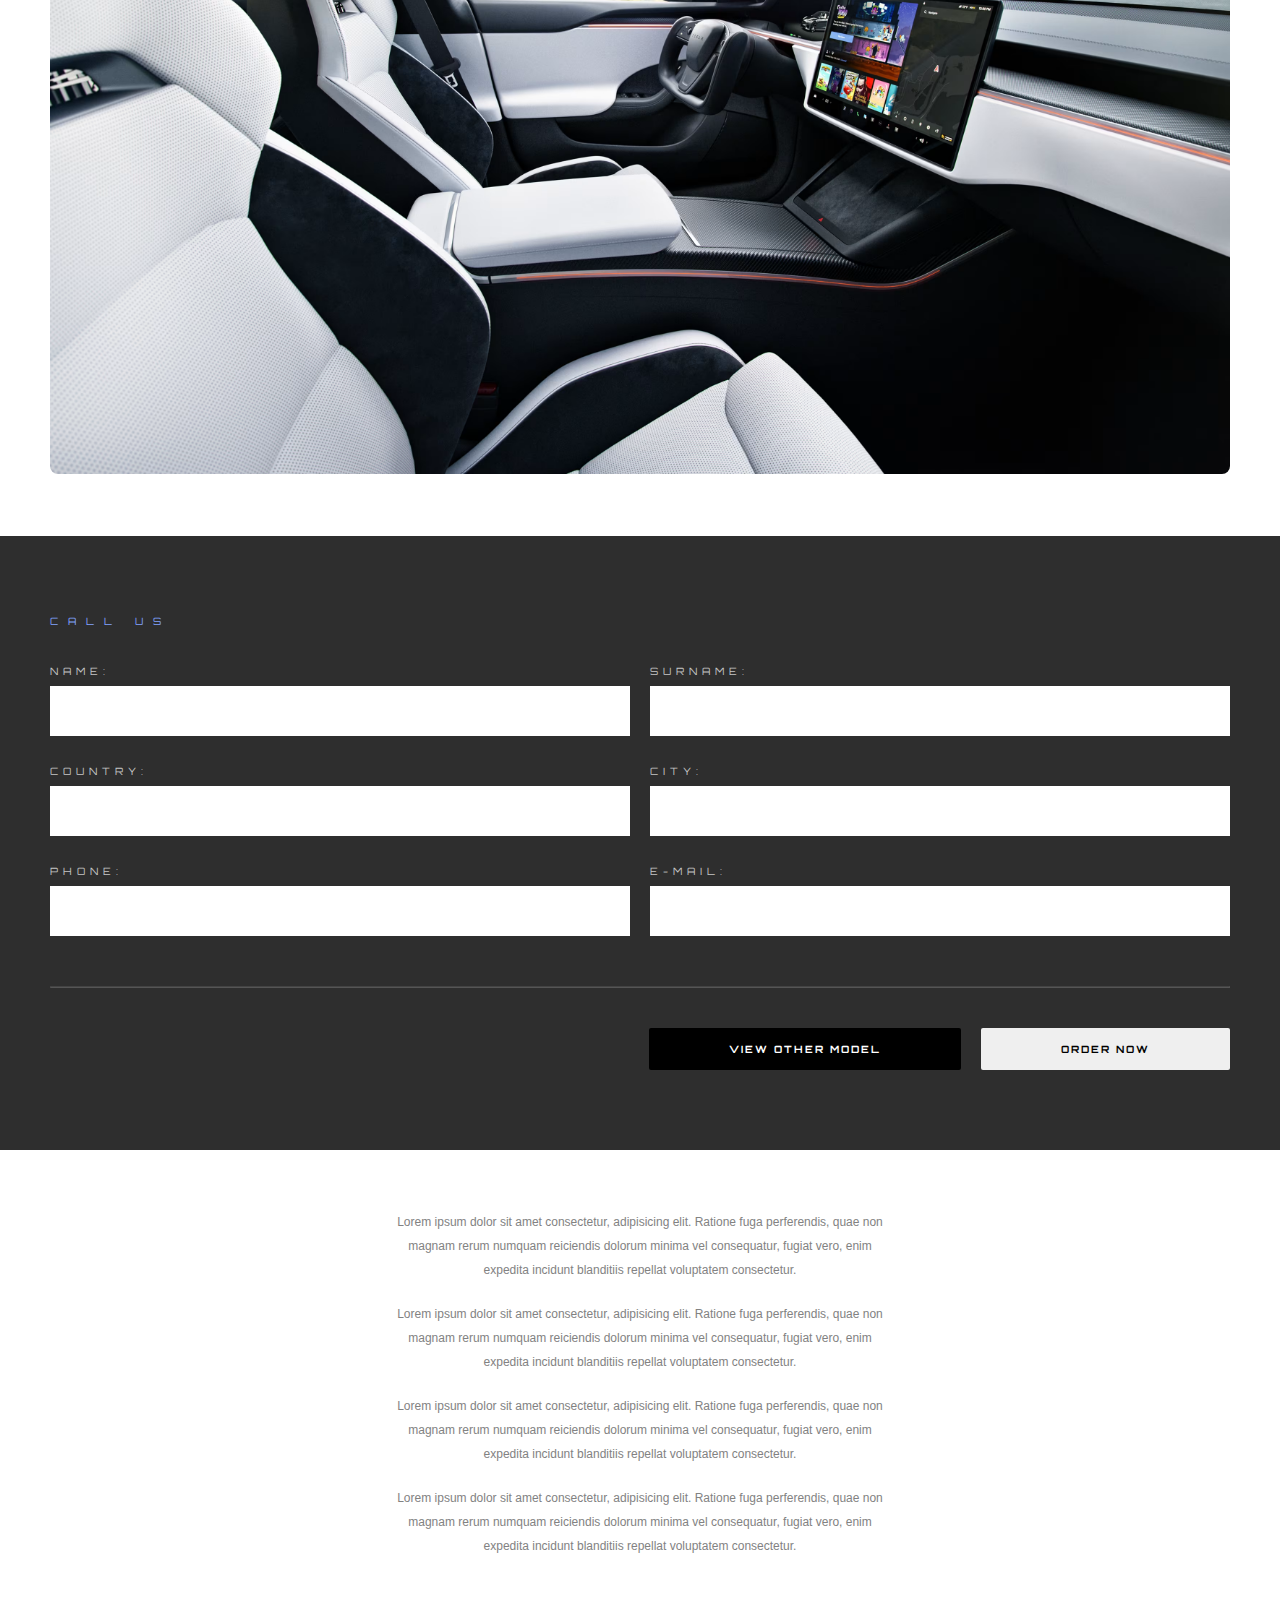
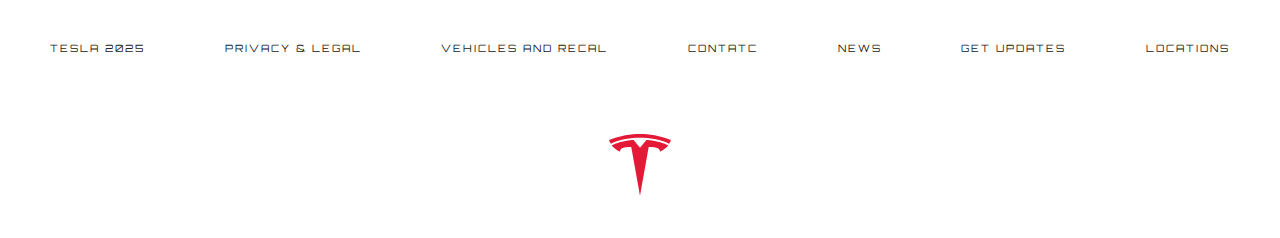
<file: car-details4.html>
<!DOCTYPE html>
<html lang="pt-BR">

<head>
    <meta charset="UTF-8">
    <meta name="viewport" content="width=device-width, initial-scale=1.0">
    <title>Car Details</title>
    <link rel="stylesheet" href="css/reset.css">
    <link rel="stylesheet" href="css/style.css">
    <link rel="stylesheet" href="css/responsive.css">
    <link rel="icon" href="assets/logo-footer.svg">


</head>

<body>
    <header class="main-header header-ligth">
        <div class="container container-flex">

            <div class="logo">
                <figure>
                    <a href="index.html"><img src="assets/logo-dark.svg" alt="Logo da tesla"></a>
                </figure>
            </div>

            <div class="main-nav">
                <nav>

                    <ul>
                        <li>
                            <a href="#">Vehicles</a>
                        </li>

                        <li>
                            <a href="#">Energy</a>
                        </li>

                        <li>
                            <a href="#">Charging</a>
                        </li>

                        <li>
                            <a href="#">Discover</a>
                        </li>

                        <li>
                            <a href="#">Shop</a>
                        </li>

                        <li>
                            <a href="#">We, Robot</a>
                        </li>
                    </ul>

                </nav>
            </div>
        </div>
    </header>

    <section class="banner-car">
        <div class="container">
            <h2>Your Choice:</h2>

            <div class="photo-car">
                <figure>
                   <img src="assets/car-4.avif" alt="Modelo tesla s preto">
                </figure>
            </div>

            <h1>Model S</h1>
        </div>
    </section>

    <main>
        <div class="container">
            <div class="grid-features">

                <!--Item-->
                <div class="item-feature">
                    <figure>
                        <img src="assets/feature-1.avif" alt="feature 1">
                    </figure>

                    <h3>Store It All</h3>

                    <p>Lorem ipsum dolor sit amet consectetur adipisicing elit. Ut consequuntur adipisci blanditiis voluptatibus error asperiores est, repellat molestias soluta vitae sint quo tempora </p>
                </div>
                <!--./Item-->

                <!--Item-->
                <div class="item-feature">
                    <figure>
                        <img src="assets/feature-2.avif" alt="feature 2">
                    </figure>

                    <h3>Store It All</h3>

                    <p>Lorem ipsum dolor sit amet consectetur adipisicing elit. Ut consequuntur adipisci blanditiis voluptatibus error asperiores est, repellat molestias soluta vitae sint quo tempora </p>
                </div>
                <!--./Item-->

                <!--Item-->
                <div class="item-feature">
                    <figure>
                        <img src="assets/feature-3.jpg" alt="feature 3">
                    </figure>

                    <h3>Store It All</h3>

                    <p>Lorem ipsum dolor sit amet consectetur adipisicing elit. Ut consequuntur adipisci blanditiis voluptatibus error asperiores est, repellat molestias soluta vitae sint quo tempora </p>
                </div>
                <!--./Item-->

            </div>
        </div>
    </main>

    <section class="banner">
        <div class="container">
            <figure>
                <img src="assets/banner-model-s.avif" alt="Foto interna do model s">
            </figure>
        </div>
    </section>

    <section class="contact-form">
        <div class="container">

            <h4>Call Us</h4>

            <div class="form">
                <div class="item-form">
                    <label for="name">Name:</label>
                    <input type="text" id="name">
                </div>

                <div class="item-form">
                    <label for="surname">Surname:</label>
                    <input type="text" id="surname">
                </div>
                
                <div class="item-form">
                    <label for="country">Country:</label>
                    <input type="text" id="country">
                </div>
                
                <div class="item-form">
                    <label for="city">City:</label>
                    <input type="text" id="city">
                </div>

                <div class="item-form">
                    <label for="phone">Phone:</label>
                    <input type="text" id="phone">
                </div>

                <div class="item-form">
                    <label for="email">E-mail:</label>
                    <input type="text" id="email">
                </div>

            </div>

            <hr>

            <div class="form-btns">
                <button class="btn btn-black">View Other Model</button>
                <button class="btn">Order Now</button>
            </div>

        </div>
    </section>



    <section class="bottom-text">
        <div class="text-block">
                    <p>
            Lorem ipsum dolor sit amet consectetur, adipisicing elit. Ratione fuga perferendis, quae non magnam rerum numquam reiciendis dolorum minima vel consequatur, fugiat vero, enim expedita incidunt blanditiis repellat voluptatem consectetur.
        </p>
        <p>
            Lorem ipsum dolor sit amet consectetur, adipisicing elit. Ratione fuga perferendis, quae non magnam rerum numquam reiciendis dolorum minima vel consequatur, fugiat vero, enim expedita incidunt blanditiis repellat voluptatem consectetur.
        </p>
        <p>
            Lorem ipsum dolor sit amet consectetur, adipisicing elit. Ratione fuga perferendis, quae non magnam rerum numquam reiciendis dolorum minima vel consequatur, fugiat vero, enim expedita incidunt blanditiis repellat voluptatem consectetur.
        </p>
        <p>
            Lorem ipsum dolor sit amet consectetur, adipisicing elit. Ratione fuga perferendis, quae non magnam rerum numquam reiciendis dolorum minima vel consequatur, fugiat vero, enim expedita incidunt blanditiis repellat voluptatem consectetur.
        </p>
        </div>

    </section>

    <footer>
        <div class="container">
            <div class="menu-footer">
                <ul>
                    <li>
                        <a href="#">Tesla 2025</a>
                    </li>

                    <li>
                        <a href="#">Privacy & Legal</a>
                    </li>

                    <li>
                        <a href="#">Vehicles and Recal</a>
                    </li>

                    <li>
                        <a href="#">Contatc</a>
                    </li>

                    <li>
                        <a href="#">News</a>
                    </li>

                    <li>
                        <a href="#">Get Updates</a>
                    </li>

                    <li>
                        <a href="#">Locations</a>
                    </li>
                </ul>
            </div>

            <div class="brand-footer">
                <figure>
                    <img src="assets/logo-footer.svg" alt="">
                </figure>
            </div>
        </div>
    </footer>

</body>

</html>
</file>
<file: css/style.css>
@import url('https://fonts.googleapis.com/css2?family=Orbitron:wght@400..900&display=swap');

body{
    font-family: "Orbitron", sans-serif;
}

h3{
    font-size: 14px;
    color: #9A9999;
    letter-spacing: 10px;
    text-transform: uppercase;
}

.main-header{
    background-color: #212121;
    color: #9A9999;
    padding: 30px 0;
}

.header-ligth{
    background-color: #F1F1F1;
}

.main-nav ul li a{
    color: #9A9999;
    text-decoration: none;
}

.container{
    width: 1180px;
    margin: 0 auto;
}

.container-flex{
    display: flex;
    flex-direction: row;
}

.main-nav ul{
    display: flex;
    gap: 30px;
    font-size: 14px;
}

.main-nav ul li a:hover{
    color: white;
    transition: all 0.3s;
}

.header-ligth .main-nav ul li a:hover{
    color: #212121;
    transition: all 0.3s;
}


.main-header .container-flex{
    justify-content: space-between;
    align-items: center;
}

.hero{
    background-image: url(../assets/banner-1.avif);
    background-size: cover;
    background-position: center;
    padding: 60px 0;
}

.hero h1{
    font-size: 36px;
    color: #fff;
    font-weight: normal;
    line-height: 1.2;
}

.hero p{
    font-size: 16px;
    color: #fff;
    line-height: 2;
    margin: 20px 0;
}

.hero .container-flex{
    flex-direction: column;
    justify-content: space-between;
    height:70vh;
}

.brand{
    text-align:center;
}

.brand img{
    width: 380px;
    margin: 0 auto;
}

.hero-btns{
    display: flex;
    gap: 20px;
}

.btn-primary{
    background-color: #212121;
    color: #9A9999;
    border: none;
    font-family: "Orbitron", sans-serif;
    font-weight: 700;
    text-transform: uppercase;
    padding: 15px 80px;
    border-radius: 2px;
    cursor: pointer;
}

.btn-primary:hover{
    background-color: #2e2e2e;
    transition: all 0.3s;
}

.active{
    border-top:  3px solid #9A9999;
}

.text-hero{
    width:50%;    
}
.grid-cars{
    display: grid;
    grid-template-columns: repeat(4, 1fr);
    text-align: center;
    gap: 40px;
    margin-top: 40px;
}

.grid-cars article img{
    max-width: 100%;
}

h2.car-model{
    font-size: 14px;
    color: #212121;
    text-transform: uppercase;
    letter-spacing: 10px;
    font-weight: 700;
    margin: 20px 0;
}

.links{
    display: flex;
    gap: 20px;
    justify-content: center;
}

.links a{
    color: #9A9999;
    font-size: 10px;
    text-transform: uppercase;
    letter-spacing: 4px;
}

.links a:hover{
    color: #212121;
    transition: all 0.3s;
}

.main-grid{
    padding: 60px 0;
}

.full-banner{
    background-position: center;
    height: 70vh;
    background-size: cover;
    display: flex;
    flex-direction: column;
    align-items: center;
    justify-content: space-between;
    padding: 50px 0;
}

.full-banner h4{
    color: #fff;
    font-size: 36px;
   text-transform: uppercase;
   letter-spacing: 15px; 
}

.btns-banner{
    display: flex;
    gap: 20px;
}

.btn{
    border: none;
    font-family: "Orbitron", sans-serif;
    font-weight: 700;
    text-transform: uppercase;
    padding: 15px 80px;
    border-radius: 2px;
    cursor: pointer;
    font-size: 10px;
    letter-spacing: 2px;
}

.btn:hover{
    opacity: 0.90;
    color: #212121;
}

.btn-blue{
    background-color: #3E6AE1;
    color: #fff;
}

.btn-white{
    background-color: #fff;
    color: #828282;
}

.bottom-text{
    background-color: #fff;
    padding: 60px 0;
    text-align: center;
}

.bottom-text p{
    font-family: sans-serif;
    font-size: 12px;
    color: #828282;
    line-height: 2;
    margin-bottom: 20px;
}

.text-block{
    width: 40%;
    margin: 0 auto;
}

.menu-footer{
    text-align: center;
    padding-bottom: 40px;
}

.menu-footer ul{
    display: flex;
    justify-content: space-between;
}

.menu-footer ul li a{
    text-decoration: none;
    font-size: 10px;
    color: #212121;
    text-transform: uppercase;
    letter-spacing: 2px;
}

.menu-footer ul li a:hover{
    color: #3E6AE1;
}

.brand-footer{
    text-align: center;
    padding: 40px 0;
}

.banner-car{
    padding: 60px 0;
}

.banner-car h2{
    color: #9A9999;
    text-transform: uppercase;
    font-size: 10px;
    letter-spacing: 10px ;
}

.banner-car h1{
    color: #212121;
    font-size: 14px;
    text-transform: uppercase;
    letter-spacing: 10px;
    text-align: center;
    font-weight: 600;
}

.photo-car{
    text-align: center;
}

.grid-features{
    display: grid;
    grid-template-columns: repeat(3, 1fr);
    gap: 15px;
}

.item-feature{
    display: flex;
    flex-direction: column;
    gap: 20px;
}

.item-feature img{
    max-width: 100%;
    border-radius: 4px;
}

.item-feature h3{
    color: #000;
    font-size: 12px;
    text-transform: uppercase;
    font-weight: 700;
}

.item-feature p{
    font-size: 14px;
    color: #828282;
    line-height: 2;
    letter-spacing: 1px;
}

.banner{
    padding: 60px 0;
}

.banner img{
    max-width: 100%;
    border-radius: 8px;
}

.contact-form{
    background-color: #2e2e2e;
    padding: 80px 0;
}

.contact-form hr{
    margin: 40px 0;
    opacity: 0.2;
}

.contact-form h4{
    font-size: 10px;
    color: #81a3fe;
    text-transform: uppercase;
    letter-spacing: 10px;
    margin-bottom: 40px;
}

.form{
    display: grid;
    grid-template-columns: repeat(2, 1fr);
    gap: 20px;
}
.item-form{
    display: flex;
    flex-direction: column;
    gap: 10px;
    margin-bottom: 10px;
}

.item-form label{
    color: #c5c5c5;
    font-size: 10px;
    letter-spacing: 5px;
    text-transform: uppercase;
}

.item-form input{
    height: 48px;
    border-radius: 0;
    border: none;
    font-size: 16px;
    font-family: "Orbitron", sans-serif;
    padding-left: 15px;
    padding-right: 15px;
}

.btn-black{
    background-color: #000;
    color: #fff;
}

.btn-black:hover{
    color: #9A9999;
    background-color: #090909;
}

.form-btns{
    display: flex;
    justify-content: end;
    gap: 20px;
}

/*eu que fiz. para dar um efeito de pulo na img sinalzando que é clicavel*/

.item-car:hover{
    transform: scale(1.1);
    transition: 0.4s; 
}

.mobile-nav div{
    width: 32px;
    height: 1px;
    background-color: #fff;
}

.header-ligth .mobile-nav div{
    background-color: #000;
}

.mobile-nav{
    display: flex;
    flex-direction: column;
    gap: 8px;
    display: none;
}
</file>
<file: css/responsive.css>
/* 2xl */
@media (max-width: 1536px) {
    
}

/* xl */
@media (max-width: 1280px) {

}

/* lg */
@media (max-width: 1024px) {

    .container{
        width: 90%;
    }

    .main-nav{
        display: none;
    }

    .mobile-nav{
        display: flex;
    }

    .text-hero{
        width: 100%;
    }

    .grid-cars{
        grid-template-columns: repeat(2, 1fr);
    }

    .bottom-text{
        padding: 60px 20px;
    }

    .bottom-text .text-block{
        width: 100%;
    }

    .menu-footer ul{
        gap: 20px;
        align-items: center;
    }

    .banner-car .photo-car img{
        width: 100%;
    }
}

/* md */
@media (max-width: 768px) {

}
   

/* sm */
@media (max-width: 640px) {

    .brand img{
        width: 240px;
    }

    .text-hero h1{
        font-size: 24px;
    }

    .hero-btns{
        flex-direction: column;
    }

    .grid-cars{
        grid-template-columns: repeat(1, 1fr);
    }

    .full-banner{
        padding: 60px 20px;
    }

    .full-banner h4{
        font-size: 26px;
    }

    .btns-banner{
        flex-direction: column;
    }

    .menu-footer ul{
        gap: 20px;
        align-items: center;
        flex-direction: column;
    }

    .grid-features{
        grid-template-columns: repeat(1, 1fr);
    }

    .grid-features{
        letter-spacing: 3px;
    }

    .item-feature img{
        width: 100%;
    }

    .contact-form .form{
        grid-template-columns: repeat(1, 1fr);
    }

    .form-btns{
        flex-direction: column;
    }


}

/* xs */
@media (max-width: 475px) {

}
</file>
